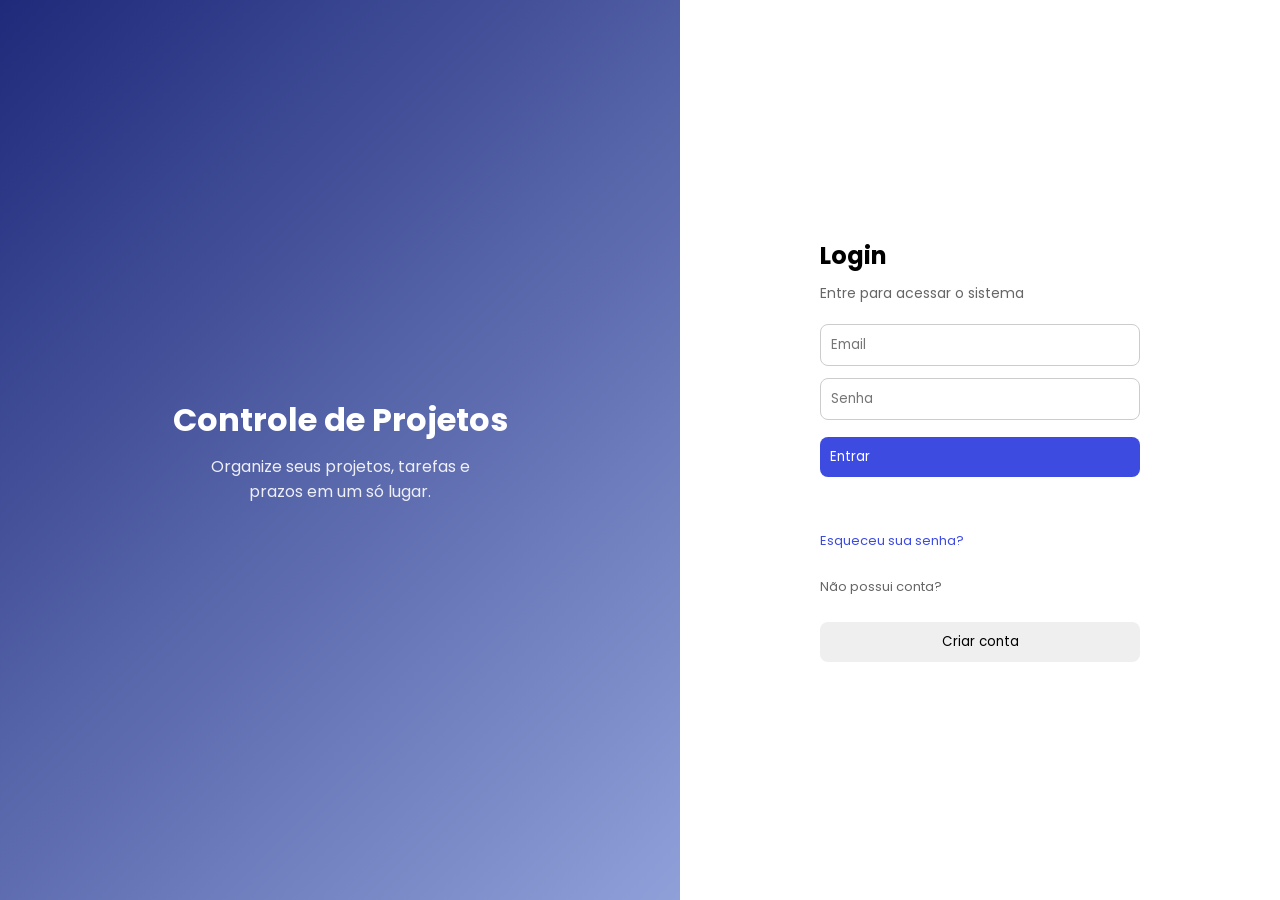
<file: index.html>
<!DOCTYPE html>
<html>

<head>
<meta charset="UTF-8">
<title>Sistema</title>

<script>
window.location.href = "auth/login.html";
</script>

</head>

<body>
<p>Carregando...</p>
</body>

</html>
</file>
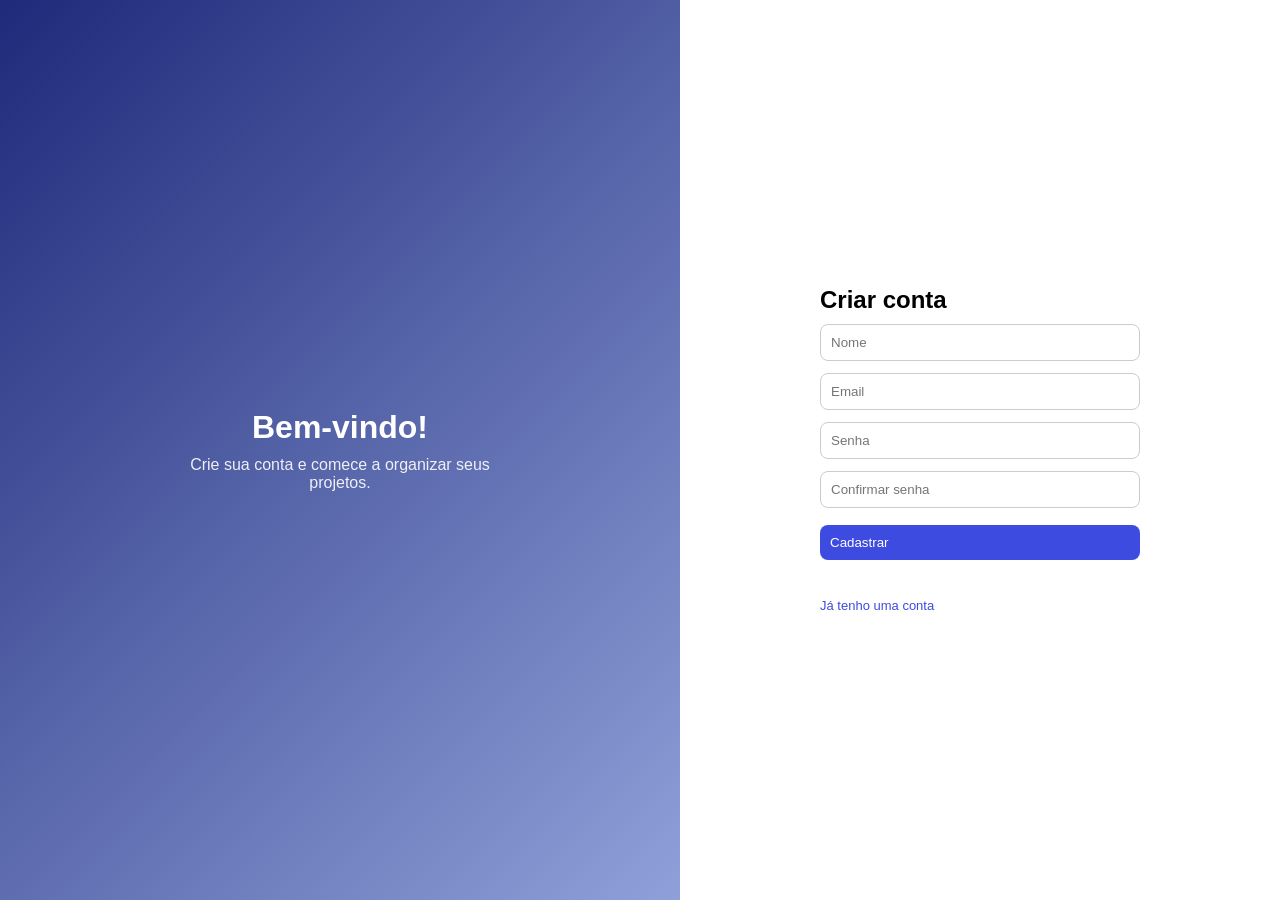
<file: auth/cadastroLogin.html>
<!DOCTYPE html>
<html>

<head>

<title>Criar conta</title>

<link rel="stylesheet" href="../css/style.css">

</head>

<body>

<div class="auth-layout">

<div class="auth-left">

<h1>Bem-vindo!</h1>

<p>
Crie sua conta e comece a organizar seus projetos.
</p>

</div>

<div class="auth-right">

<div class="auth-form">

<h2>Criar conta</h2>

<input type="text" placeholder="Nome">

<input type="email" placeholder="Email">

<input type="password" placeholder="Senha">

<input type="password" placeholder="Confirmar senha">

<button class="btn-primary">
Cadastrar
</button>

<br><br>

<a href="login.html">Já tenho uma conta</a>

</div>

</div>

</div>

</body>

</html>
</file>
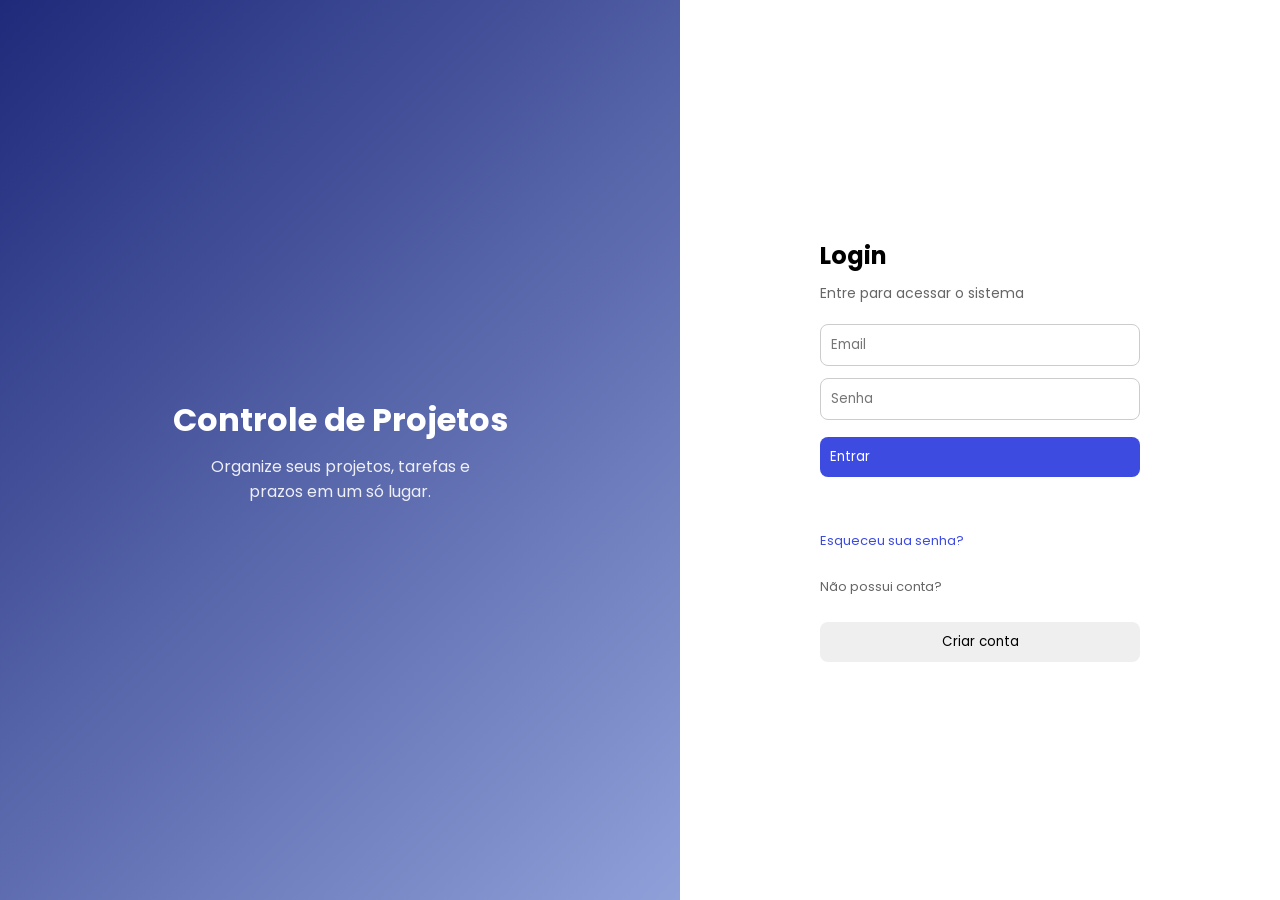
<file: auth/login.html>
<!DOCTYPE html>
<html>

<head>

<title>Login</title>

<link rel="stylesheet" href="../css/style.css">

<link href="https://fonts.googleapis.com/css2?family=Poppins:wght@300;400;500;600&display=swap" rel="stylesheet">

</head>

<body>

<div class="auth-layout">

<div class="auth-left">

<h1>Controle de Projetos</h1>

<p>
Organize seus projetos, tarefas e prazos em um só lugar.
</p>

</div>

<div class="auth-right">

<div class="auth-form">

<h2>Login</h2>

<p>Entre para acessar o sistema</p>

<input id="email" type="email" placeholder="Email">

<input id="senha" type="password" placeholder="Senha">

<button class="btn-primary" onclick="login()">
Entrar
</button>


<br><br>

<a href="recuperar-senha.html">Esqueceu sua senha?</a>

<br><br>

<p style="font-size:13px">Não possui conta?</p>

<button class="btn-secondary"
onclick="window.location.href='cadastroLogin.html'">
Criar conta
</button>

</div>

</div>

</div>
<script src="../js/projetos.js"></script>
</body>

</html>
</file>
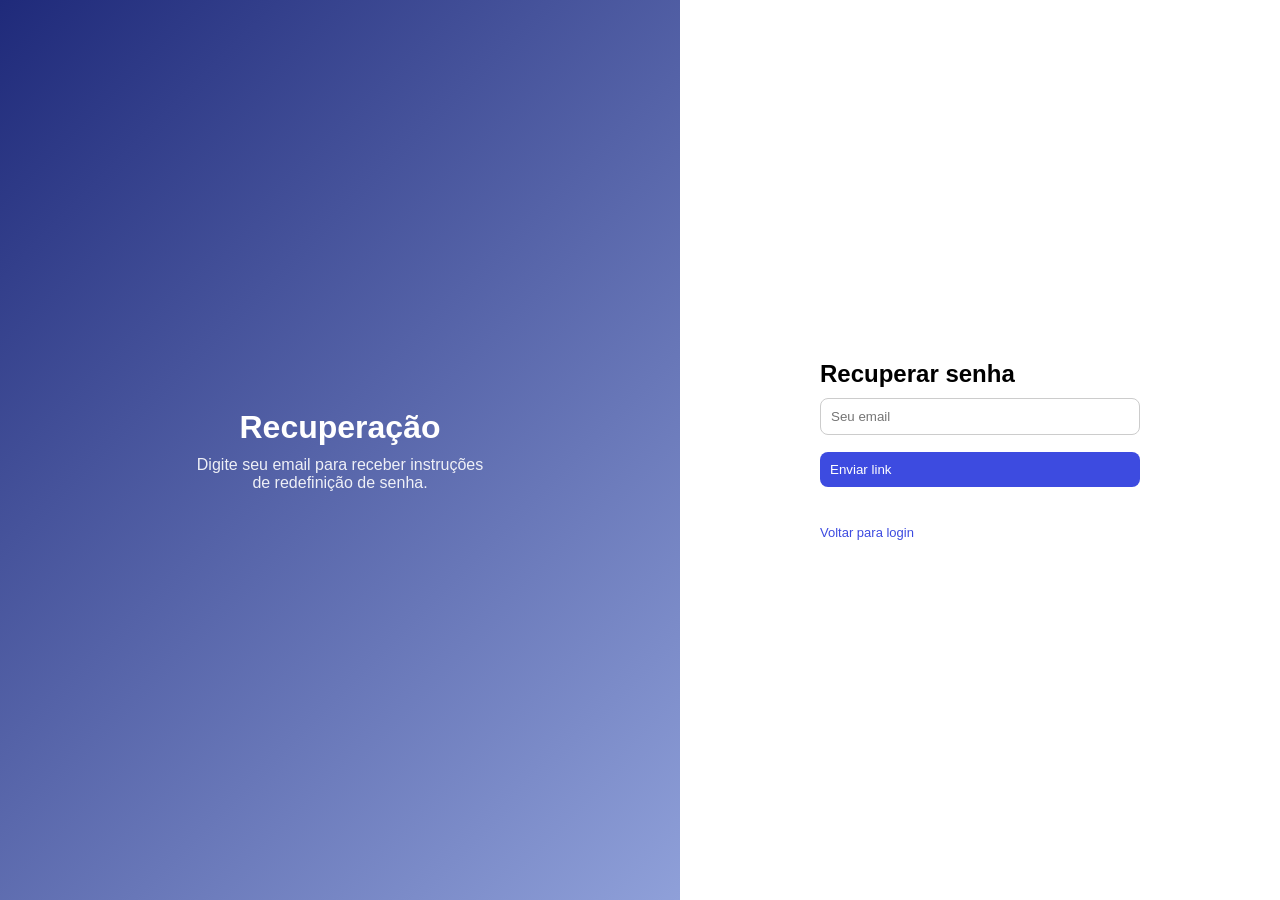
<file: auth/recuperar-senha.html>
<!DOCTYPE html>
<html>

<head>

<title>Recuperar senha</title>

<link rel="stylesheet" href="../css/style.css">

</head>

<body>

<div class="auth-layout">

<div class="auth-left">

<h1>Recuperação</h1>

<p>
Digite seu email para receber instruções de redefinição de senha.
</p>

</div>

<div class="auth-right">

<div class="auth-form">

<h2>Recuperar senha</h2>

<input type="email" placeholder="Seu email">

<button class="btn-primary">
Enviar link
</button>

<br><br>

<a href="login.html">Voltar para login</a>

</div>

</div>

</div>

</body>

</html>
</file>
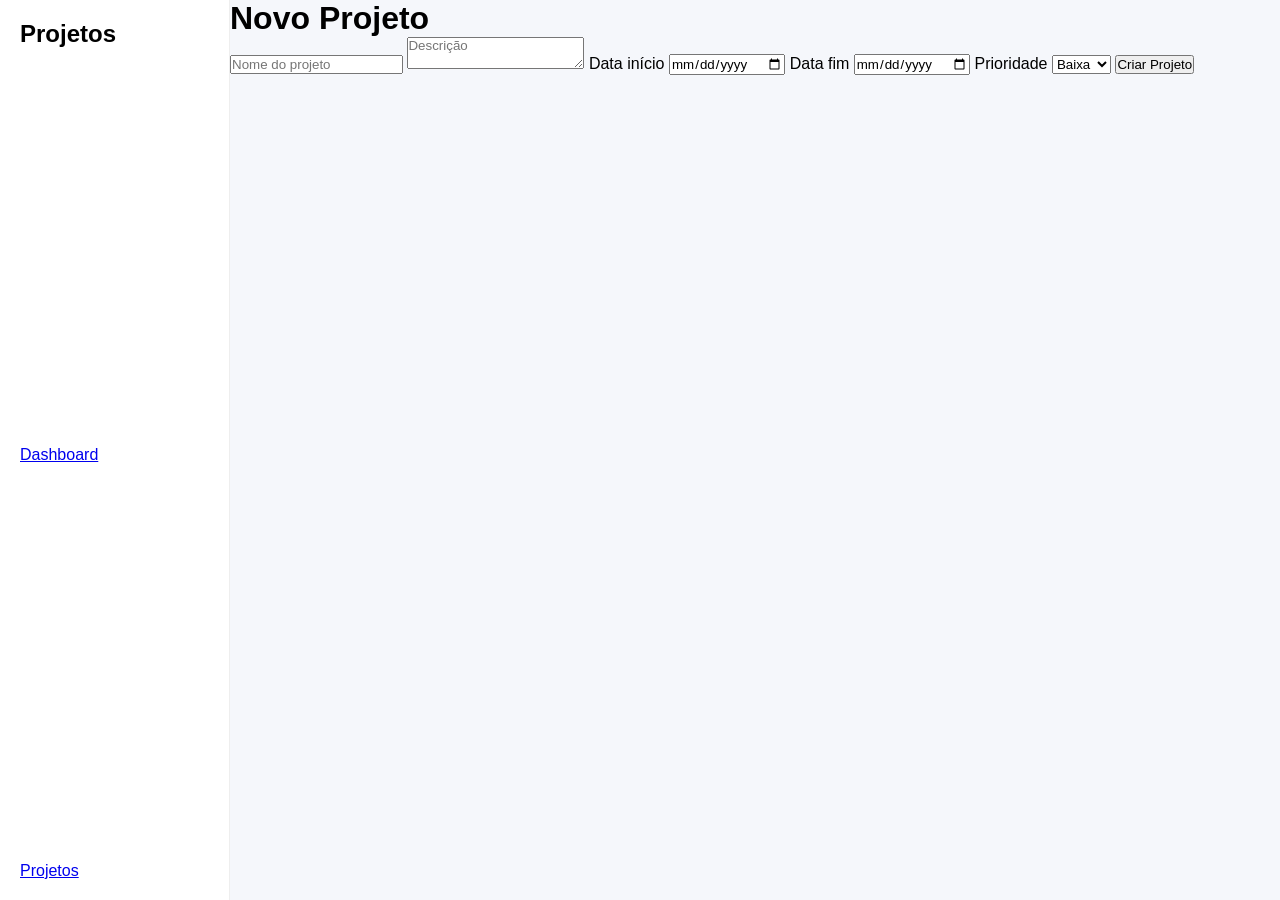
<file: pages/novo-projeto.html>
<!DOCTYPE html>
<html>
<head>
<link rel="stylesheet" href="../css/style.css">
<title>Novo Projeto</title>
</head>

<body>

<div class="layout">

<div class="sidebar">

<h2>Projetos</h2>

<a href="dashboard.html">Dashboard</a>
<a href="projetos.html">Projetos</a>

</div>

<div class="main">

<h1>Novo Projeto</h1>

<div class="form-page">

<input type="text" placeholder="Nome do projeto">

<textarea placeholder="Descrição"></textarea>

<label>Data início</label>
<input type="date">

<label>Data fim</label>
<input type="date">

<label>Prioridade</label>

<select>
<option>Baixa</option>
<option>Média</option>
<option>Alta</option>
</select>

<button>Criar Projeto</button>

</div>

</div>

</div>

</body>
</html>
</file>
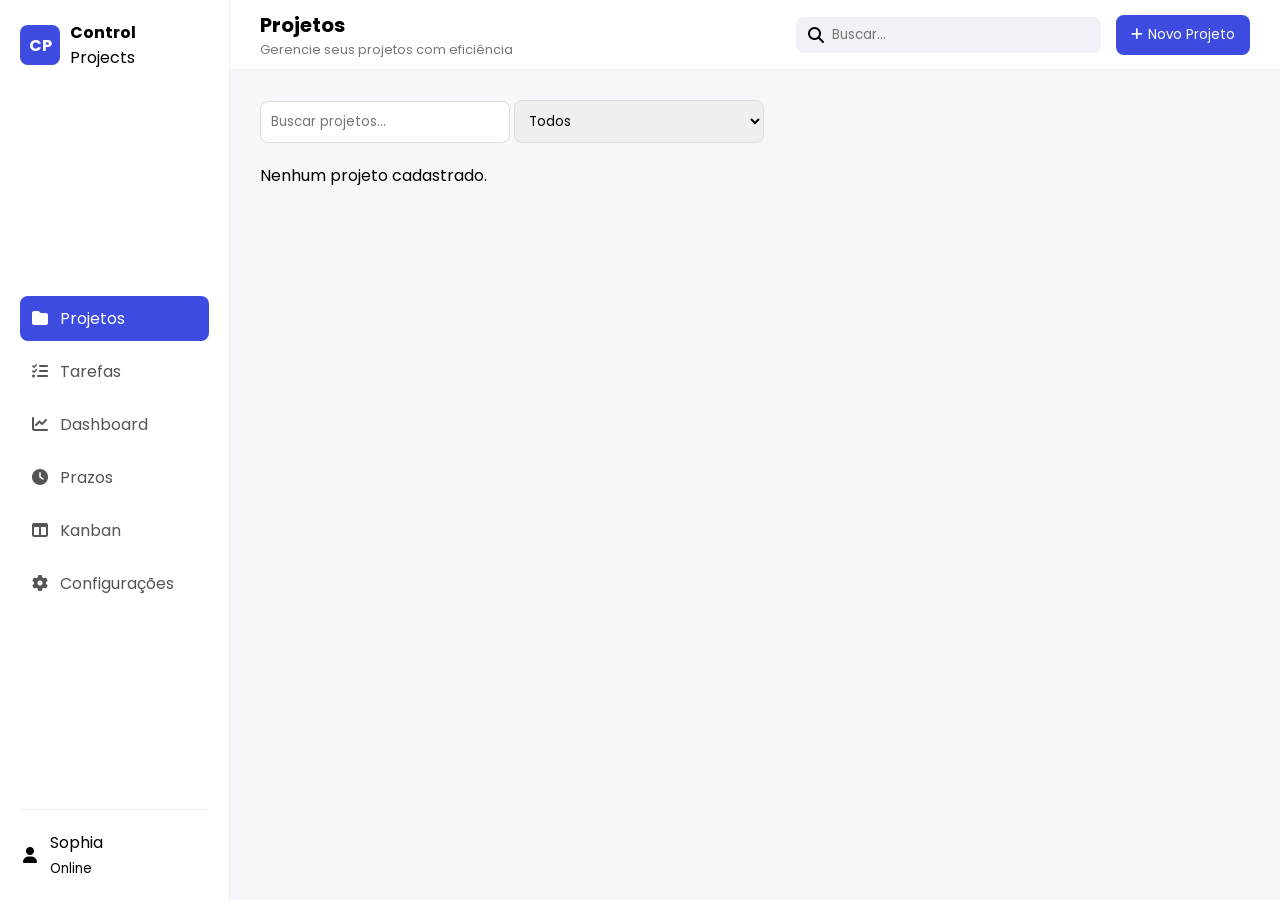
<file: pages/projetos.html>
<!DOCTYPE html>
<html>
<head>
    <title>Projetos</title>
    <link rel="stylesheet" href="../css/style.css">
    <link rel="stylesheet" href="https://cdnjs.cloudflare.com/ajax/libs/font-awesome/6.5.0/css/all.min.css">
    <link href="https://fonts.googleapis.com/css2?family=Poppins:wght@300;400;500;600&display=swap" rel="stylesheet">
    
</head>

<body>

<div class="layout">

    <!-- SIDEBAR -->
    <div class="sidebar">

        <div class="logo">
            <div class="logo-box">CP</div>
            <div>
                <strong>Control</strong><br>
                <span>Projects</span>
            </div>
        </div>

        <nav>
            <a class="active" href="#">
                <i class="fa-solid fa-folder"></i>
                <span>Projetos</span>
            </a>

            <a href="tarefas.html">
                <i class="fa-solid fa-list-check"></i>
                <span>Tarefas</span>
            </a>

            <a href="dashboard.html">
                <i class="fa-solid fa-chart-line"></i>
                <span>Dashboard</span>
            </a>

            <a href="prazo.html">
                <i class="fa-solid fa-clock"></i>
                <span>Prazos</span>
            </a>

            <a href="kanban.html">
                <i class="fa-solid fa-table-columns"></i>
                <span>Kanban</span>
            </a>

            <a href="configuracoes.html">
                <i class="fa-solid fa-gear"></i>
                <span>Configurações</span>
            </a>
        </nav>

        <div class="user-box">
            <i class="fa-solid fa-user"></i>
            <div>
                <p>Sophia</p>
                <small>Online</small>
            </div>
        </div>

    </div>

    <!-- MAIN -->
    <div class="main">

        <div class="topbar">

            <div class="top-left">
                <h2>Projetos</h2>
                <p>Gerencie seus projetos com eficiência</p>
            </div>

            <div class="top-right">

                <div class="search-box">
                    <i class="fa-solid fa-magnifying-glass"></i>
                    <input type="text" placeholder="Buscar...">
                </div>

                <button class="btn-primary" onclick="abrirModal()">
                    <i class="fa-solid fa-plus"></i>
                    Novo Projeto
                </button>

            </div>
        </div>

        <!-- CONTENT -->
        <div class="content">

            <input class="search" placeholder="Buscar projetos...">     
             
            <select id="filtroStatus" onchange="filtrarProjetos()" class="search">
                <option value="">Todos</option>
                <option value="andamento">Em andamento</option>
                <option value="planejamento">Planejamento</option>
                <option value="concluido">Concluído</option>
            </select>

            <div class="project-grid">       

                <div class="project-card">

                    <div class="card-header">
                        <h3>Sistema Financeiro</h3>
                        <span class="status andamento">Em andamento</span>
                    </div>

                    <p class="desc">Sistema para controle financeiro empresarial</p>

                    <div class="progress-bar">
                        <div class="progress" style="width:70%"></div>
                    </div>

                    <div class="card-footer">
                        <span>70% concluído</span>
                        <button>Abrir</button>
                    </div>

                </div>

                <div class="project-card">

                    <div class="card-header">
                        <h3>App Delivery</h3>
                        <span class="status planejamento">Planejamento</span>
                    </div>

                    <p class="desc">Aplicativo mobile de pedidos</p>

                    <div class="progress-bar">
                        <div class="progress" style="width:30%"></div>
                    </div>

                    <div class="card-footer">
                        <span>30% concluído</span>
                        <button>Abrir</button>
                    </div>

                </div>

                <div class="project-card">

                    <div class="card-header">
                        <h3>Site Institucional</h3>
                        <span class="status concluido">Concluído</span>
                    </div>

                    <p class="desc">Landing page da empresa</p>

                    <div class="progress-bar">
                        <div class="progress" style="width:100%"></div>
                    </div>

                    <div class="card-footer">
                        <span>100% concluído</span>
                        <button>Abrir</button>
                    </div>

                </div>

            </div>

        </div>

    </div>

</div>


<div id="modalProjeto" class="modal">

    <div class="modal-content">

        <h3>Novo Projeto</h3>

        <input id="nomeProjeto" placeholder="Nome do projeto">
        
        <select id="statusProjeto">
            <option value="andamento">Em andamento</option>
            <option value="planejamento">Planejamento</option>
            <option value="concluido">Concluído</option>
        </select>

        <input id="descricaoProjeto" placeholder="Descrição">

        <input id="progressoProjeto" type="number" placeholder="Progresso (%)">

        <div class="modal-actions">
            <button onclick="fecharModal()">Cancelar</button>
            <button class="btn-primary" onclick="salvarProjeto()">Salvar</button>
        </div>

    </div>

</div>
<script src="../js/projetos.js"></script>
</body>

</html>
</file>
<file: css/style.css>
*{
margin:0;
padding:0;
box-sizing:border-box;
font-family: "Segoe UI", sans-serif;
}

body{
background:#dcdcdc;
font-family: 'Poppins', sans-serif;
}

/* TELAS DE LOGIN */

.auth-layout{
display:flex;
height:100vh;
}

.auth-left{
flex:1;
background:linear-gradient(135deg,#1f2a7a,#8fa0d9);
color:white;
display:flex;
flex-direction:column;
justify-content:center;
align-items:center;
padding:40px;
text-align:center;
}

.auth-left h1{
font-size:32px;
margin-bottom:10px;
}

.auth-left p{
max-width:300px;
opacity:0.9;
}

.auth-right{
flex:1;
background:white;
display:flex;
justify-content:center;
align-items:center;
}

.auth-form{
width:320px;
}

.auth-form h2{
margin-bottom:10px;
}

.auth-form p{
font-size:14px;
color:#666;
margin-bottom:20px;
}

.auth-form input{
width:100%;
padding:10px;
margin-bottom:12px;
border-radius:8px;
border:1px solid #ccc;
}

.auth-form button{
width:100%;
padding:10px;
border:none;
border-radius:8px;
cursor:pointer;
margin-top:5px;
}

.auth-form a{
font-size:13px;
color:#3d4be0;
text-decoration:none;
}

/* LAYOUT SISTEMA - SIDEBAR E HEADER*/
/* RESET */

*{
margin:0;
padding:0;
box-sizing:border-box;
font-family: 'Poppins', sans-serif;
}

body{
background:#f5f7fb;
}

/* LAYOUT */

.layout{
display:flex;
height:100vh;
}

/* SIDEBAR */

.sidebar{
width:230px;
background:#ffffff;
padding:20px;
display:flex;
flex-direction:column;
justify-content:space-between;
border-right:1px solid #eee;
}

/* LOGO */

.logo{
display:flex;
align-items:center;
gap:10px;
margin-bottom:30px;
}

.logo-box{
width:40px;
height:40px;
background:#3d4be0;
color:white;
display:flex;
align-items:center;
justify-content:center;
border-radius:8px;
font-weight:bold;
}

/* MENU */

.sidebar nav a{
display:flex;
align-items:center;
gap:10px;
padding:10px;
border-radius:8px;
text-decoration:none;
color:#555;
margin-bottom:8px;
transition:0.2s;
}

.sidebar nav a:hover{
background:#f0f2f8;
}

.sidebar nav a.active{
background:#3d4be0;
color:white;
}

.sidebar i{
width:20px;
text-align:center;
}

/* USER */

.user-box{
display:flex;
align-items:center;
gap:10px;
padding-top:20px;
border-top:1px solid #eee;
}

/* MAIN */

.main{
flex:1;
display:flex;
flex-direction:column;
}

/* HEADER */

.topbar{
height:70px;
background:white;
display:flex;
align-items:center;
justify-content:space-between;
padding:0 30px;
border-bottom:1px solid #eee;
}

/* HEADER LEFT */

.top-left h2{
font-size:20px;
}

.top-left p{
font-size:13px;
color:#777;
}

/* HEADER RIGHT */

.top-right{
display:flex;
align-items:center;
gap:15px;
}

/* SEARCH */

.search-box{
display:flex;
align-items:center;
background:#f0f2f8;
padding:8px 12px;
border-radius:8px;
gap:8px;
}

.search-box input{
border:none;
background:none;
outline:none;
}

/* BUTTON */

.btn-primary{
background:#3d4be0;
color:white;
border:none;
padding:10px 15px;
border-radius:8px;
cursor:pointer;
display:flex;
align-items:center;
gap:5px;
transition:0.2s;
}

.btn-primary:hover{
opacity:0.9;
}

/* CONTENT */

.content{
padding:30px;
overflow:auto;
}

/* INPUT SEARCH */

.search{
padding:10px;
width:250px;
border-radius:8px;
border:1px solid #ddd;
margin-bottom:20px;
}

/* GRID */

.project-grid{
display:flex;
gap:20px;
flex-wrap:wrap;
}

/* CARD */

.project-card{
background:white;
padding:20px;
border-radius:12px;
width:360px;
box-shadow:0 4px 10px rgba(0,0,0,0.05);
}

/* HEADER CARD */

.card-header{
display:flex;
justify-content:space-between;
align-items:center;
margin-bottom:10px;
}

/* STATUS */

.status{
padding:4px 8px;
border-radius:6px;
font-size:12px;
color:white;
}

.andamento{
background:#f39c12;
}

.planejamento{
background:#3498db;
}

.concluido{
background:#2ecc71;
}

/* DESC */

.desc{
font-size:13px;
color:#777;
margin-bottom:15px;
}

/* PROGRESS */

.progress-bar{
background:#eee;
height:6px;
border-radius:10px;
margin-bottom:10px;
}

.progress{
height:6px;
background:#3d4be0;
border-radius:10px;
}

/* FOOTER */

.card-footer{
display:flex;
justify-content:space-between;
align-items:center;
font-size:12px;
}

.card-footer button{
background:#3d4be0;
color:white;
border:none;
padding:5px 10px;
border-radius:6px;
cursor:pointer;
}
/* 
MODAL NOVO PROJETO */
.modal{
position:fixed;
top:0;
left:0;
width:100%;
height:100%;
background:rgba(0,0,0,0.5);
display:none;
align-items:center;
justify-content:center;
}

.modal-content{
background:white;
padding:20px;
border-radius:10px;
width:300px;
display:flex;
flex-direction:column;
gap:10px;
}

.modal-content input,
.modal-content select{
padding:10px;
border-radius:6px;
border:1px solid #ccc;
}

.modal-actions{
display:flex;
justify-content:flex-end;
gap:10px;
margin-top:10px;
}
</file>
